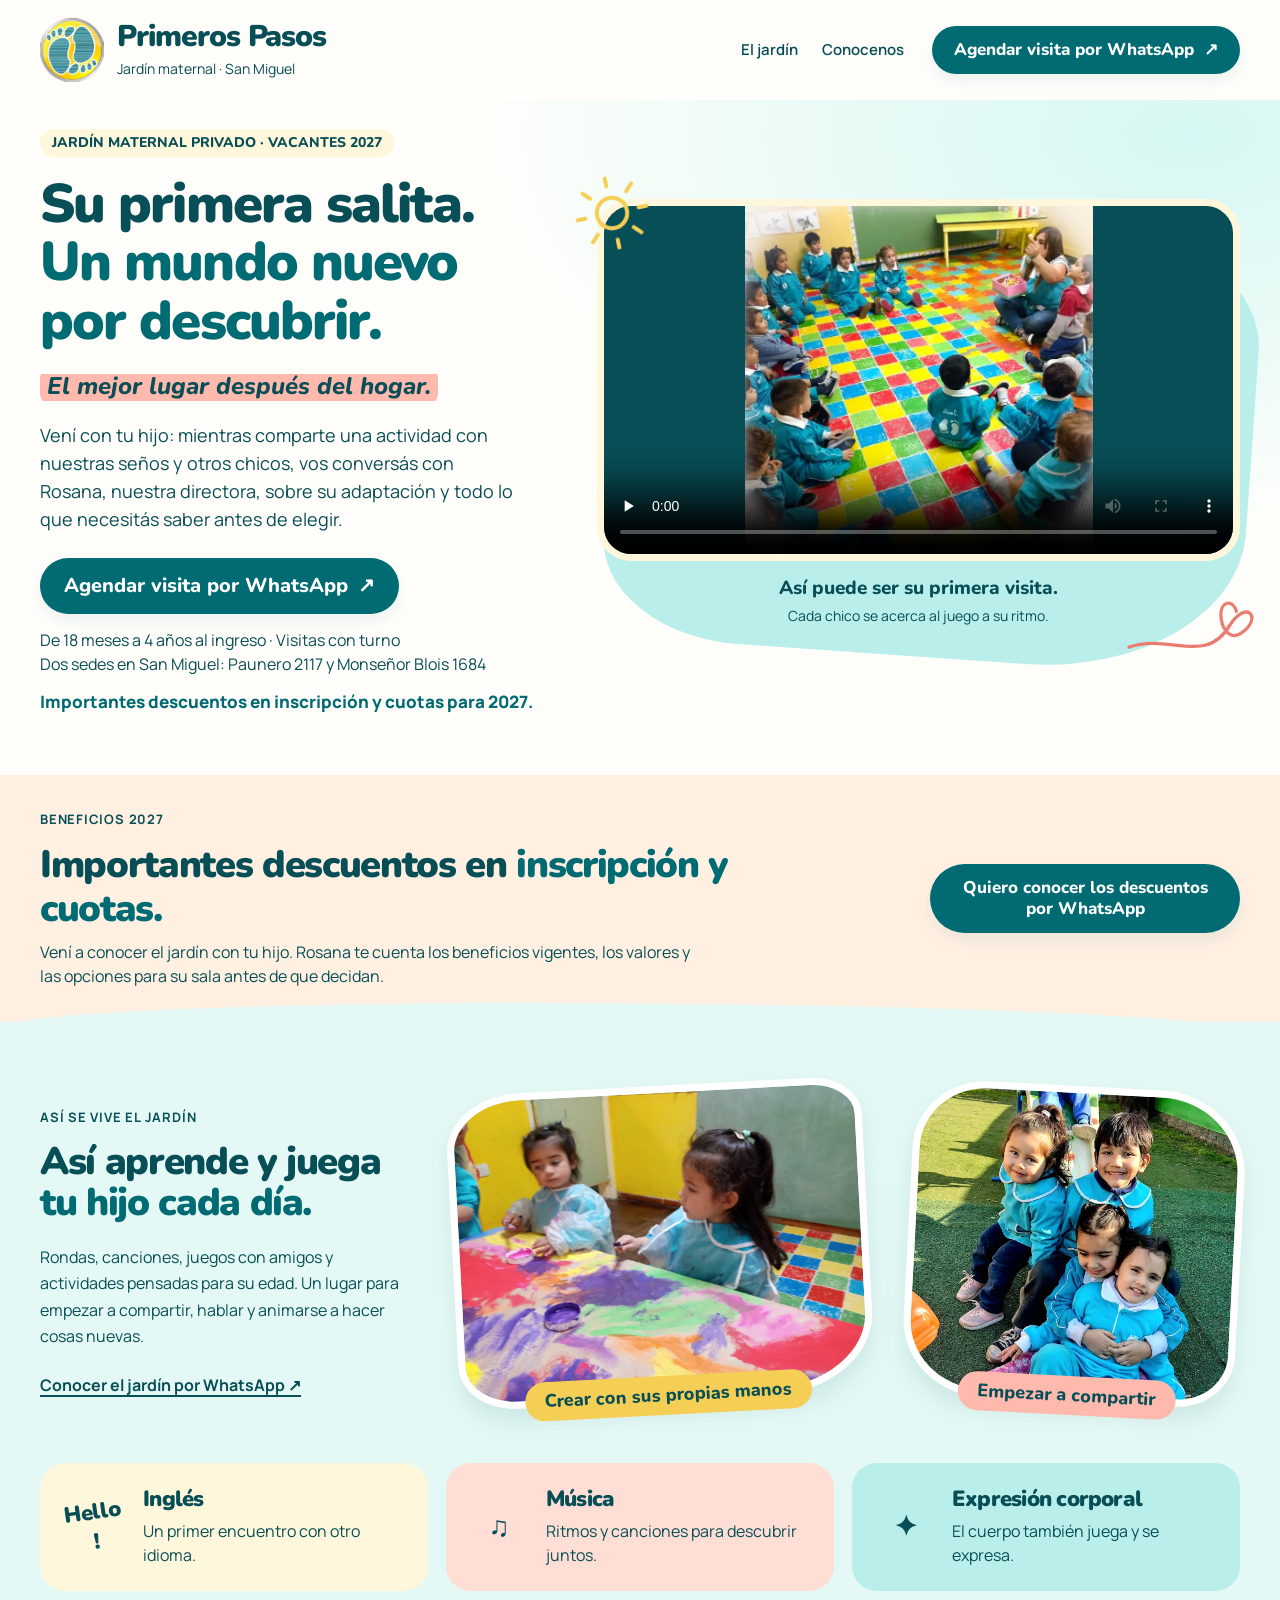
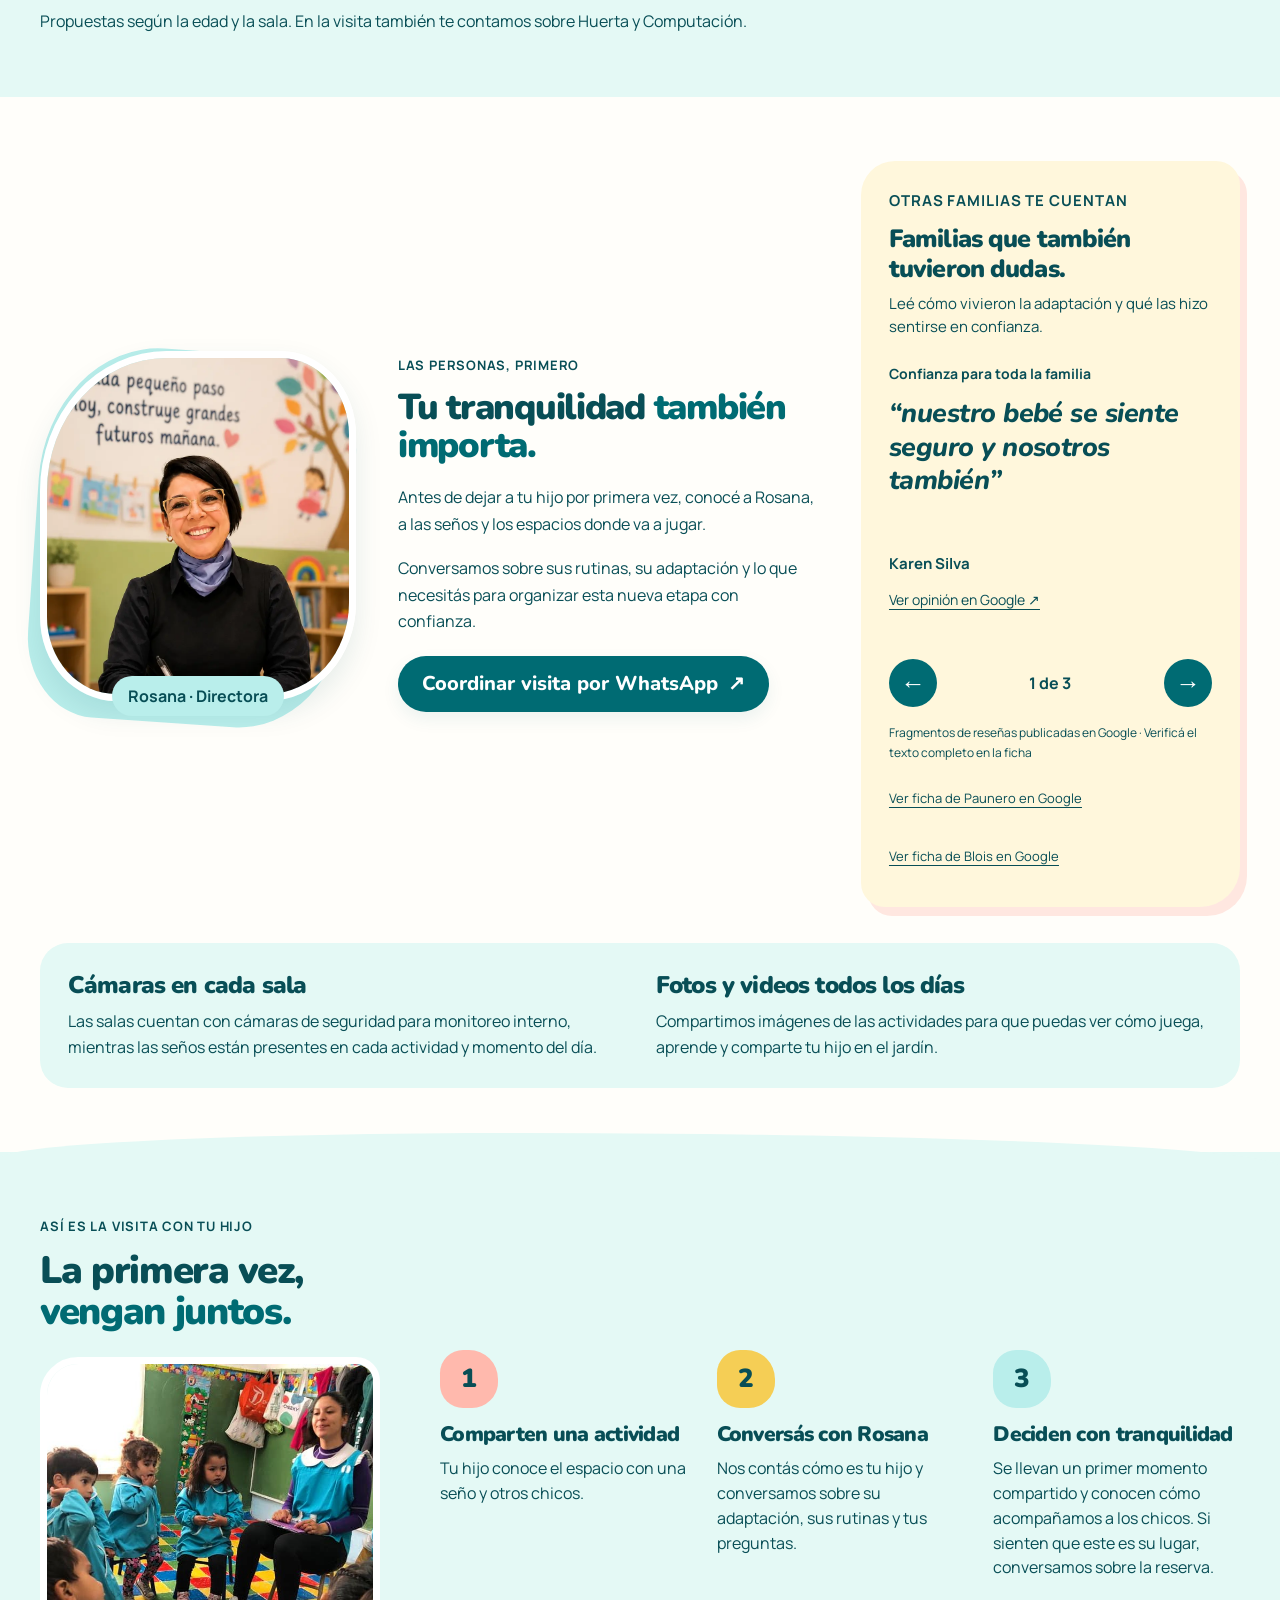
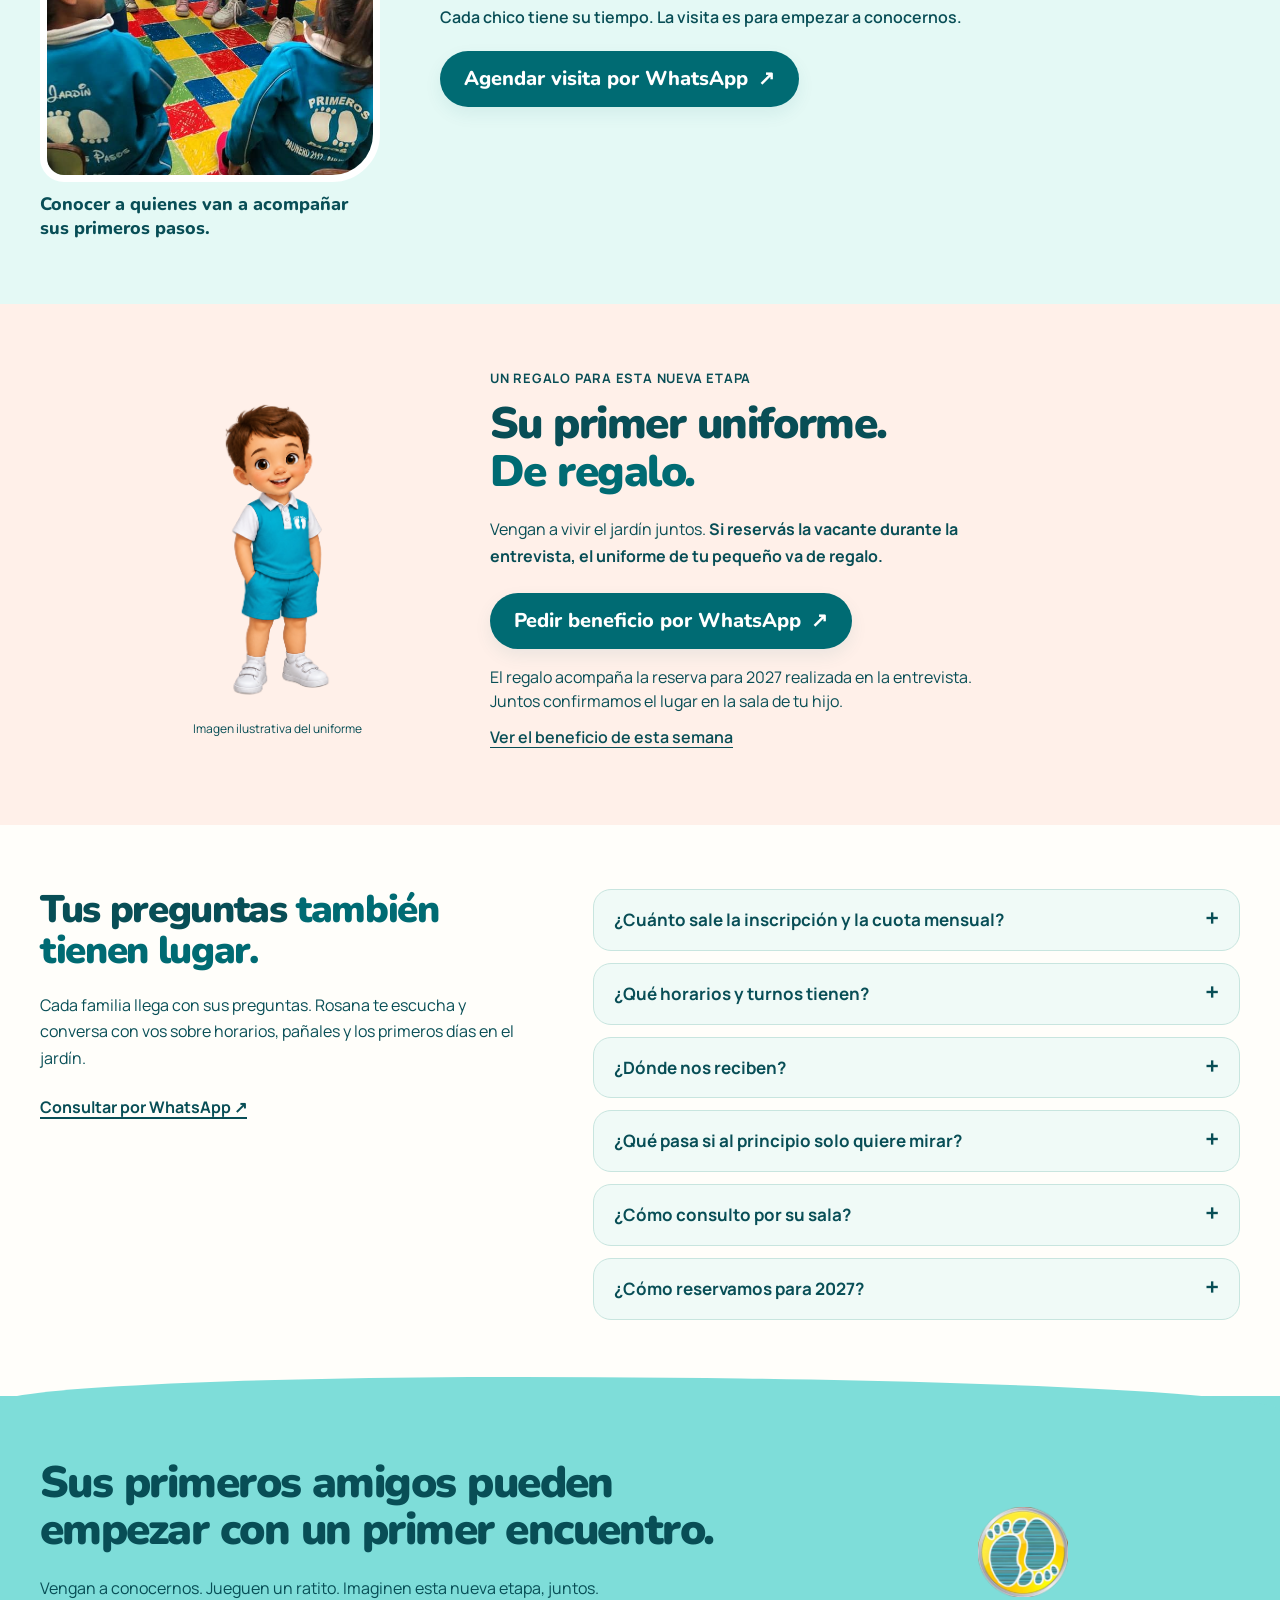
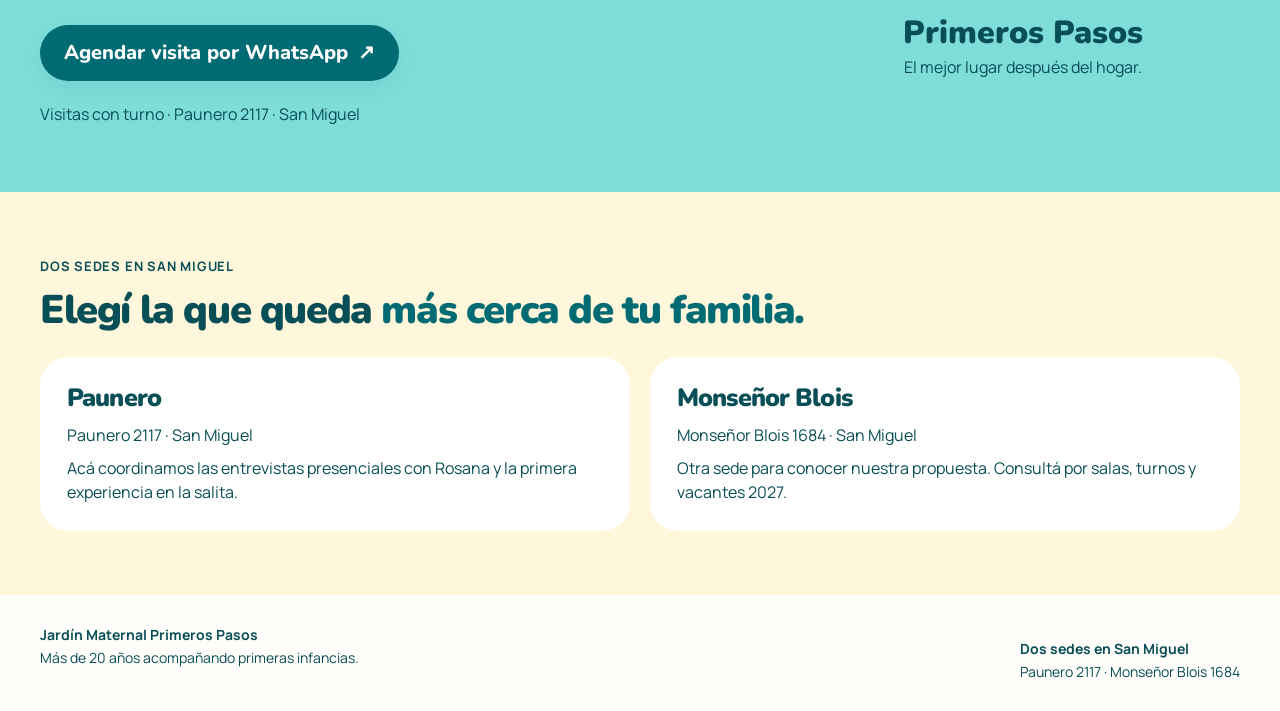
<file: visita/index.html>
<!doctype html>
<html lang="es-AR">
  <head>
    <meta charset="utf-8" />
    <meta name="viewport" content="width=device-width, initial-scale=1, viewport-fit=cover" />
    <meta name="theme-color" content="#073e47" />
    <meta name="description" content="Vení con tu hijo a vivir Primeros Pasos: una actividad con una seño, otros chicos y una charla con Rosana. Jardín maternal privado en San Miguel. Vacantes 2027." />
    <meta name="robots" content="index, follow" />
    <link rel="canonical" href="https://www.jardinprimerospasos.com/" />
    <meta property="og:type" content="website" />
    <meta property="og:locale" content="es_AR" />
    <meta property="og:title" content="Vení a vivir Primeros Pasos con tu hijo · Vacantes 2027" />
    <meta property="og:description" content="Antes de elegir su jardín, vení a vivirlo con tu hijo. Coordiná una visita con actividad y conocé a nuestro equipo en San Miguel." />
    <meta property="og:url" content="https://www.jardinprimerospasos.com/" />
    <meta property="og:image" content="https://www.jardinprimerospasos.com/images/hero-acompanamiento-primeros-pasos.jpg" />
    <meta name="twitter:card" content="summary_large_image" />

    <title>Primeros Pasos · Viví el jardín con tu hijo · Vacantes 2027</title>
    <link rel="icon" href="../images/favicon.ico" sizes="any" />
    <link rel="apple-touch-icon" href="../images/apple-touch-icon.png" />

    <!-- Preconnect & Preload -->
    <link rel="preconnect" href="https://fonts.googleapis.com" />
    <link rel="preconnect" href="https://fonts.gstatic.com" crossorigin />
    <link rel="preconnect" href="https://api.whatsapp.com" />
    <link rel="preconnect" href="https://www.googletagmanager.com" />
    <link rel="dns-prefetch" href="https://connect.facebook.net" />
    <link href="https://fonts.googleapis.com/css2?family=Nunito:wght@600;700;800;900&family=Manrope:wght@400;500;600;700&display=swap" rel="stylesheet" />
    <link rel="preload" as="image" href="../images/galeria-ronda-primeros-pasos.webp" type="image/webp" />

    <!-- Diseño V15 publicado -->
    <link rel="stylesheet" href="../css/v14-calidez.css" />
    <link rel="stylesheet" href="../css/v15-confianza.css" />
<link rel="stylesheet" href="../css/v16-experiencia.css" />

    <!--
      TRACKING — Consent Mode v2 (simplificado)
      Container ID: GTM-NZ5WHRZ · Jardín Primeros Pasos
      Consentimiento por defecto = 'granted' (público Argentina)
    -->
    <script>
      window.dataLayer = window.dataLayer || [];
      function gtag(){dataLayer.push(arguments);}
      gtag('consent', 'default', {
        'analytics_storage':  'granted',
        'ad_storage':         'granted',
        'ad_user_data':       'granted',
        'ad_personalization': 'granted'
      });
    </script>
    <!-- Google Tag Manager -->
    <script>(function(w,d,s,l,i){w[l]=w[l]||[];w[l].push({'gtm.start':
      new Date().getTime(),event:'gtm.js'});var f=d.getElementsByTagName(s)[0],
      j=d.createElement(s),dl=l!='dataLayer'?'&l='+l:'';j.async=true;j.src=
      'https://www.googletagmanager.com/gtm.js?id='+i+dl;f.parentNode.insertBefore(j,f);
      })(window,document,'script','dataLayer','GTM-NZ5WHRZ');</script>
    <!-- End Google Tag Manager -->

    <!--
      Meta Pixel — PageView en head.
      El clic a WhatsApp se registra como WhatsAppClick; Lead queda reservado
      para el primer mensaje real confirmado server-side.
    -->
    <script>
      !function(f,b,e,v,n,t,s){if(f.fbq)return;n=f.fbq=function(){n.callMethod?
      n.callMethod.apply(n,arguments):n.queue.push(arguments)};if(!f._fbq)f._fbq=n;
      n.push=n;n.loaded=!0;n.version='2.0';n.queue=[];t=b.createElement(e);t.async=!0;
      t.src='https://connect.facebook.net/en_US/fbevents.js';s=b.getElementsByTagName(e)[0];
      s.parentNode.insertBefore(t,s)}(window,document,'script');
      fbq('init','2817614701920348');
      fbq('track','PageView');
    </script>
    <!-- End Meta Pixel Code -->

    <!-- Schema.org — Sede Paunero 2117 -->
    <script type="application/ld+json">
      {
        "@context": "https://schema.org",
        "@type": "ChildCare",
        "name": "Jardín Maternal Primeros Pasos",
        "url": "https://www.jardinprimerospasos.com/",
        "description": "Jardín maternal en San Miguel que acompaña con cercanía y confianza los primeros años de cada niño. Recibimos niños de 18 meses a 4 años. Entrevistas en Paunero 2117.",
        "telephone": "+5491130011050",
        "typicalAgeRange": "1.5-4",
        "address": {
          "@type": "PostalAddress",
          "streetAddress": "Paunero 2117",
          "addressLocality": "San Miguel",
          "addressRegion": "Buenos Aires",
          "addressCountry": "AR"
        },
        "sameAs": [
          "https://www.instagram.com/jardinprimerospasos_sm/",
          "https://www.facebook.com/jprimerospasos/"
        ]
      }
    </script>
  </head>
  <body data-version="v15-confianza-uniforme-2027">

<a class="skip-link" href="#contenido">Ir al contenido</a>
<div class="progress" aria-hidden="true"><span></span></div>
<header class="header" id="inicio"><div class="wrap header__inner">
<a class="brand" href="#inicio" aria-label="Primeros Pasos, inicio"><img src="../assets/logo-circular-primeros-pasos.png" alt="" width="64" height="64"/><span><strong>Primeros Pasos</strong><small>Jardín maternal · San Miguel</small></span></a>
<nav aria-label="Navegación principal"><a href="#momentos">El jardín</a><a href="#entrevista">Conocenos</a></nav>
<a class="button button--small" data-whatsapp data-track="header" href="https://wa.me/5491130011050?text=Hola%2C%20quiero%20coordinar%20una%20visita%20con%20mi%20hijo%20para%20compartir%20una%20actividad%20y%20conocer%20Primeros%20Pasos.%20Buscamos%20jard%C3%ADn%20para%202027.">Agendar visita por WhatsApp<span aria-hidden="true"> ↗</span></a>
</div></header>
<main id="contenido">
<section class="hero" aria-labelledby="hero-title"><div class="wrap hero__grid">
<div class="hero__copy"><p class="eyebrow">Jardín maternal privado · Vacantes 2027</p>
<h1 id="hero-title">Su primera salita.<br/><em>Un mundo nuevo por descubrir.</em></h1>
<p class="slogan"><span>El mejor lugar después del hogar.</span></p>
<p class="hero__lead">Vení con tu hijo: mientras comparte una actividad con nuestras seños y otros chicos, vos conversás con Rosana, nuestra directora, sobre su adaptación y todo lo que necesitás saber antes de elegir.</p></div>
<figure class="hero__art photo-frame"><video id="entrevista-video" controls playsinline preload="none" poster="../images/galeria-ronda-primeros-pasos.webp" aria-label="Video de una actividad compartida en el jardín"><source src="../assets/entrevista-experiencia.mp4" type="video/mp4"/>Tu navegador no puede reproducir este video. <a href="../assets/entrevista-experiencia.mp4">Ver video de la actividad</a>.</video><figcaption class="video-caption">Así puede ser su primera visita.<br/><small>Cada chico se acerca al juego a su ritmo.</small></figcaption><svg class="sun doodle" viewBox="0 0 100 100" aria-hidden="true"><g fill="none" stroke="currentColor" stroke-width="5" stroke-linecap="round"><circle cx="50" cy="50" r="19"/><path d="M50 6v10m0 68v10M6 50h10m68 0h10M19 19l8 8m46 46 8 8M19 81l8-8m46-46 8-8"/></g></svg><svg class="heart doodle" viewBox="0 0 160 90" aria-hidden="true"><path d="M5 74c50-17 95 23 124-27 22-33 40-8 15 9-16 12-26-8-26-22 0-17 15-19 19-4" fill="none" stroke="currentColor" stroke-width="4" stroke-linecap="round"/></svg></figure>
<div class="hero__action"><a class="button" data-whatsapp data-track="hero" href="https://wa.me/5491130011050?text=Hola%2C%20quiero%20coordinar%20una%20visita%20con%20mi%20hijo%20para%20compartir%20una%20actividad%20y%20conocer%20Primeros%20Pasos.%20Buscamos%20jard%C3%ADn%20para%202027.">Agendar visita por WhatsApp<span aria-hidden="true"> ↗</span></a>
<p class="hero__facts">De 18 meses a 4 años al ingreso · Visitas con turno<br/>Dos sedes en San Miguel: Paunero 2117 y Monseñor Blois 1684</p><p class="hero__benefit">Importantes descuentos en inscripción y cuotas para 2027.</p></div>
</div></section>

<section class="offer-2027" aria-labelledby="offer-2027-title"><div class="wrap offer-2027__inner"><div><p class="kicker">Beneficios 2027</p><h2 id="offer-2027-title">Importantes descuentos en <em>inscripción y cuotas.</em></h2><p>Vení a conocer el jardín con tu hijo. Rosana te cuenta los beneficios vigentes, los valores y las opciones para su sala antes de que decidan.</p></div><a class="button offer-2027__cta" data-whatsapp data-track="descuentos_2027" href="https://wa.me/5491130011050?text=Hola%2C%20quiero%20coordinar%20una%20visita%20para%202027%20y%20conocer%20los%20descuentos%20en%20inscripci%C3%B3n%20y%20cuotas.">Quiero conocer los descuentos por WhatsApp</a></div></section>

<section class="moments section wave" id="momentos" aria-labelledby="moments-title"><div class="wrap moments__grid">
<div class="moments__copy"><p class="kicker">Así se vive el jardín</p><h2 id="moments-title">Así aprende y juega<br/><em>tu hijo cada día.</em></h2><p>Rondas, canciones, juegos con amigos y actividades pensadas para su edad. Un lugar para empezar a compartir, hablar y animarse a hacer cosas nuevas.</p><a class="text-cta" data-whatsapp data-track="oferta_empezar_ahora" href="https://wa.me/5491130011050?text=Hola%2C%20quiero%20coordinar%20una%20visita%20con%20mi%20hijo%20para%20compartir%20una%20actividad%20y%20conocer%20Primeros%20Pasos.%20Buscamos%20jard%C3%ADn%20para%202027.">Conocer el jardín por WhatsApp<span aria-hidden="true"> ↗</span></a></div>
<figure class="moment moment--round"><img src="../images/web3-candidates/WhatsApp%20Image%202021-11-24%20at%209.09.08%20PM%20(3).jpeg" loading="lazy" alt="Fotografía de dos niñas pintando en una mesa del jardín"/><figcaption>Crear con sus propias manos</figcaption></figure>
<figure class="moment moment--patio"><img src="../images/galeria-patio-primeros-pasos.webp" loading="lazy" alt="Fotografía de chicos compartiendo un momento en el patio"/><figcaption>Empezar a compartir</figcaption></figure>
</div><div class="wrap activities" aria-label="Propuestas del jardín">
<article class="activity activity--english"><span aria-hidden="true">Hello!</span><div><h3>Inglés</h3><p>Un primer encuentro con otro idioma.</p></div></article>
<article class="activity activity--music"><span aria-hidden="true">♫</span><div><h3>Música</h3><p>Ritmos y canciones para descubrir juntos.</p></div></article>
<article class="activity activity--movement"><span aria-hidden="true">✦</span><div><h3>Expresión corporal</h3><p>El cuerpo también juega y se expresa.</p></div></article>
<p class="activities__note">Propuestas según la edad y la sala. En la visita también te contamos sobre Huerta y Computación.</p>
</div></section>

<section class="people section" id="entrevista" aria-labelledby="people-title"><div class="wrap people__grid">
<figure class="portrait photo-frame"><img src="../images/rosana-primeros-pasos.webp" width="900" height="1350" loading="lazy" alt="Rosana, directora de Primeros Pasos"/><figcaption>Rosana · Directora</figcaption></figure>
<div class="people__copy"><p class="kicker">Las personas, primero</p><h2 id="people-title">Tu tranquilidad <em>también importa.</em></h2><p>Antes de dejar a tu hijo por primera vez, conocé a Rosana, a las seños y los espacios donde va a jugar.</p><p>Conversamos sobre sus rutinas, su adaptación y lo que necesitás para organizar esta nueva etapa con confianza.</p><a class="button" data-whatsapp data-track="entrevista" href="https://wa.me/5491130011050?text=Hola%2C%20quiero%20coordinar%20una%20visita%20con%20mi%20hijo%20para%20compartir%20una%20actividad%20y%20conocer%20Primeros%20Pasos.%20Buscamos%20jard%C3%ADn%20para%202027.">Coordinar visita por WhatsApp<span aria-hidden="true"> ↗</span></a></div>
<aside class="family-note review-carousel" id="familias" aria-label="Experiencias de familias" aria-roledescription="carrusel" tabindex="0"><p class="kicker">Otras familias te cuentan</p><h3>Familias que también tuvieron dudas.</h3><p class="review-intro">Leé cómo vivieron la adaptación y qué las hizo sentirse en confianza.</p><div class="review-slides"><article class="review-slide" aria-label="1 de 3"><p class="review-theme">Confianza para toda la familia</p><blockquote>“nuestro bebé se siente seguro y nosotros también”</blockquote><p><strong>Karen Silva</strong></p><a href="https://www.google.com/maps/contrib/109087066113329341975/reviews?hl=es-419" target="_blank" rel="noopener noreferrer">Ver opinión en Google ↗</a></article><article class="review-slide" aria-label="2 de 3"><p class="review-theme">Paciencia y contención</p><blockquote>“siempre nos acompañaron con paciencia y contención”</blockquote><p><strong>Lara Sánchez</strong></p><a href="https://www.google.com/maps/reviews/data=!4m5!14m4!1m3!1m2!1s103976602092960316131!2s0x95bcbd6ba66e868f:0x7316e223228a6453?ved=1t:31295&amp;ictx=111" target="_blank" rel="noopener noreferrer">Ver opinión en Google ↗</a></article><article class="review-slide" aria-label="3 de 3"><p class="review-theme">Acompañar la adaptación</p><blockquote>“la adaptación respetuosa, vínculo afectivo”</blockquote><p><strong>Denise Ayelen Cirulli</strong></p><a href="https://www.google.com/maps/contrib/114768681983388831486/reviews?hl=es-419" target="_blank" rel="noopener noreferrer">Ver opinión en Google ↗</a></article></div><div class="review-controls" hidden><button type="button" data-review-prev aria-label="Reseña anterior">←</button><span data-review-status aria-live="polite" aria-atomic="true">1 de 3</span><button type="button" data-review-next aria-label="Reseña siguiente">→</button></div><p class="review-date">Fragmentos de reseñas publicadas en Google · Verificá el texto completo en la ficha</p><p class="review-links"><a href="https://www.google.com/maps/search/?api=1&amp;query=Jardin+Maternal+Primeros+Pasos+Paunero+2117+San+Miguel" target="_blank" rel="noopener noreferrer">Ver ficha de Paunero en Google</a><a href="https://www.google.com/maps/search/?api=1&amp;query=Jardin+Maternal+Primeros+Pasos+Monse%C3%B1or+Blois+1684+San+Miguel" target="_blank" rel="noopener noreferrer">Ver ficha de Blois en Google</a></p></aside>
</div>
<div class="wrap care-band" aria-label="Cuidado y comunicación con las familias">
<div><h3>Cámaras en cada sala</h3><p>Las salas cuentan con cámaras de seguridad para monitoreo interno, mientras las seños están presentes en cada actividad y momento del día.</p></div>
<div><h3>Fotos y videos todos los días</h3><p>Compartimos imágenes de las actividades para que puedas ver cómo juega, aprende y comparte tu hijo en el jardín.</p></div>
</div>
</section>

<section class="visit section wave" id="como-funciona" aria-labelledby="visit-title"><div class="wrap visit__grid">
<div class="visit__intro"><p class="kicker">Así es la visita con tu hijo</p><h2 id="visit-title">La primera vez,<br/><em>vengan juntos.</em></h2><svg class="heart doodle" viewBox="0 0 160 90" aria-hidden="true"><path d="M5 74c50-17 95 23 124-27 22-33 40-8 15 9-16 12-26-8-26-22 0-17 15-19 19-4" fill="none" stroke="currentColor" stroke-width="4" stroke-linecap="round"/></svg><figure class="visit-photo"><img src="../images/web3-candidates/IMG_20231023_222550_568.jpg" loading="lazy" alt="Fotografía de una seño compartiendo una ronda con chicos en la salita"/><figcaption>Conocer a quienes van a acompañar sus primeros pasos.</figcaption></figure></div>
<div class="visit__content"><ol class="steps">
<li><span class="step-icon" aria-hidden="true">1</span><h3>Comparten una actividad</h3><p>Tu hijo conoce el espacio con una seño y otros chicos.</p></li>
<li><span class="step-icon" aria-hidden="true">2</span><h3>Conversás con Rosana</h3><p>Nos contás cómo es tu hijo y conversamos sobre su adaptación, sus rutinas y tus preguntas.</p></li>
<li><span class="step-icon" aria-hidden="true">3</span><h3>Deciden con tranquilidad</h3><p>Se llevan un primer momento compartido y conocen cómo acompañamos a los chicos. Si sienten que este es su lugar, conversamos sobre la reserva.</p></li>
</ol><p class="visit__reassurance">Cada chico tiene su tiempo. La visita es para empezar a conocernos.</p>
<a class="button" data-whatsapp data-track="como_funciona" href="https://wa.me/5491130011050?text=Hola%2C%20quiero%20coordinar%20una%20visita%20con%20mi%20hijo%20para%20compartir%20una%20actividad%20y%20conocer%20Primeros%20Pasos.%20Buscamos%20jard%C3%ADn%20para%202027.">Agendar visita por WhatsApp<span aria-hidden="true"> ↗</span></a></div></div></section>

<section class="uniform section" id="uniforme" aria-labelledby="uniform-title"><div class="wrap uniform__grid">
<figure class="uniform__art"><img src="../images/Ni%C3%B1o%20sonriente%20con%20uniforme%20turquesa.png" width="1126" height="1397" loading="lazy" alt="Ilustración de un niño con el uniforme turquesa de Primeros Pasos"/><figcaption>Imagen ilustrativa del uniforme</figcaption></figure>
<div><p class="kicker">Un regalo para esta nueva etapa</p><h2 id="uniform-title">Su primer uniforme.<br/><em>De regalo.</em></h2><p>Vengan a vivir el jardín juntos. <strong>Si reservás la vacante durante la entrevista, el uniforme de tu pequeño va de regalo.</strong></p>
<a class="button" data-whatsapp data-track="uniforme_inline" href="https://wa.me/5491130011050?text=Hola%2C%20quiero%20coordinar%20una%20visita%20con%20mi%20hijo%20para%20conocer%20Primeros%20Pasos%20y%20aprovechar%20el%20uniforme%20de%20regalo%20si%20reservamos%20durante%20la%20entrevista%20para%202027.">Pedir beneficio por WhatsApp <span aria-hidden="true">↗</span></a>
<p class="uniform__terms">El regalo acompaña la reserva para 2027 realizada en la entrevista. Juntos confirmamos el lugar en la sala de tu hijo.</p>
<button class="promo-details" type="button" data-open-uniform hidden>Ver el beneficio de esta semana</button></div></div></section>

<section class="questions section" id="preguntas" aria-labelledby="questions-title"><div class="wrap questions__grid">
<div><h2 id="questions-title">Tus preguntas <em>también tienen lugar.</em></h2><p>Cada familia llega con sus preguntas. Rosana te escucha y conversa con vos sobre horarios, pañales y los primeros días en el jardín.</p><a class="text-cta" data-whatsapp data-track="promo_empezar_ahora" href="https://wa.me/5491130011050?text=Hola%2C%20quiero%20coordinar%20una%20visita%20con%20mi%20hijo%20para%20compartir%20una%20actividad%20y%20conocer%20Primeros%20Pasos.%20Buscamos%20jard%C3%ADn%20para%202027.">Consultar por WhatsApp<span aria-hidden="true"> ↗</span></a></div>
<div class="faq-list">
  <details><summary>¿Cuánto sale la inscripción y la cuota mensual?</summary><p>Para 2027 tenemos importantes descuentos en inscripción y cuotas. Durante la entrevista presencial Rosana te explica los valores, los beneficios vigentes y las condiciones de reserva según la sala de tu hijo.</p></details>
  <details><summary>¿Qué horarios y turnos tienen?</summary><p>Tenemos turnos de mañana y de tarde. Durante la visita te contamos los horarios disponibles para la edad de tu hijo en cada sede y cómo organizamos su adaptación.</p></details>
<details><summary>¿Dónde nos reciben?</summary><p>Las visitas se coordinan en Paunero 2117, San Miguel. Si buscás vacante en Monseñor Blois 1684, consultá también las características y disponibilidad de esa sede.</p></details>
<details><summary>¿Qué pasa si al principio solo quiere mirar?</summary><p>Mirar también es una manera de descubrir. Puede quedarse cerquita tuyo y acercarse al juego a su ritmo: este encuentro es para empezar a conocernos.</p></details>
<details><summary>¿Cómo consulto por su sala?</summary><p>Escribinos para coordinar una visita y conversar sobre su edad al ingreso, horarios y disponibilidad. Recibimos chicos de 18 meses a 4 años al ingreso.</p></details>
<details><summary>¿Cómo reservamos para 2027?</summary><p>Primero conocen el jardín. Si eligen la propuesta y hay lugar en su sala, el equipo les explica las condiciones de reserva. Si necesitás comenzar antes, consultá disponibilidad.</p></details>
</div></div></section>

<section class="closing section wave" id="cierre" aria-labelledby="closing-title"><div class="wrap closing__grid"><div>
<h2 id="closing-title">Sus primeros amigos pueden empezar <em>con un primer encuentro.</em></h2>
<p>Vengan a conocernos. Jueguen un ratito. Imaginen esta nueva etapa, juntos.</p>
<a class="button" data-whatsapp data-track="cierre" href="https://wa.me/5491130011050?text=Hola%2C%20quiero%20coordinar%20una%20visita%20con%20mi%20hijo%20para%20compartir%20una%20actividad%20y%20conocer%20Primeros%20Pasos.%20Buscamos%20jard%C3%ADn%20para%202027.">Agendar visita por WhatsApp<span aria-hidden="true"> ↗</span></a>
<p class="closing__address">Visitas con turno · Paunero 2117 · San Miguel</p></div>
<div class="closing__brand"><img src="../assets/logo-circular-primeros-pasos.png" width="90" height="90" alt=""/><p>Primeros Pasos</p><span>El mejor lugar después del hogar.</span></div></div></section>
</main>
<section class="sedes section" id="sedes" aria-labelledby="sedes-title"><div class="wrap"><p class="kicker">Dos sedes en San Miguel</p><h2 id="sedes-title">Elegí la que queda <em>más cerca de tu familia.</em></h2><div class="sedes__grid"><article class="sede-card"><h3>Paunero</h3><p>Paunero 2117 · San Miguel</p><p>Acá coordinamos las entrevistas presenciales con Rosana y la primera experiencia en la salita.</p></article><article class="sede-card"><h3>Monseñor Blois</h3><p>Monseñor Blois 1684 · San Miguel</p><p>Otra sede para conocer nuestra propuesta. Consultá por salas, turnos y vacantes 2027.</p></article></div></div></section>
<footer class="footer"><div class="wrap footer__inner"><p><strong>Jardín Maternal Primeros Pasos</strong><br/>Más de 20 años acompañando primeras infancias.</p><p><strong>Dos sedes en San Miguel</strong><br/>Paunero 2117 · Monseñor Blois 1684</p></div></footer>
<a class="mobile-cta" data-whatsapp data-track="sticky_mobile" href="https://wa.me/5491130011050?text=Hola%2C%20quiero%20coordinar%20una%20visita%20con%20mi%20hijo%20para%20compartir%20una%20actividad%20y%20conocer%20Primeros%20Pasos.%20Buscamos%20jard%C3%ADn%20para%202027.">Agendar visita por WhatsApp<span aria-hidden="true"> ↗</span></a>
<dialog class="uniform-dialog" id="uniform-dialog" aria-labelledby="promo-title" aria-describedby="promo-condition">
<button class="promo-close" type="button" aria-label="Cerrar promoción" autofocus>×</button>
<div class="promo-grid"><figure class="promo-art"><img src="../images/Ni%C3%B1o%20sonriente%20con%20uniforme%20turquesa.png" width="1126" height="1397" loading="lazy" alt="Ilustración del uniforme turquesa de Primeros Pasos"/><figcaption>Imagen ilustrativa</figcaption></figure>
<div class="promo-copy"><p class="kicker">Un comienzo para compartir</p><h2 id="promo-title">La visita es con vos.<br/><em>El uniforme va de regalo.</em></h2>
<p id="promo-condition"><strong>Si reservás la vacante durante la entrevista</strong>, te llevás el uniforme de tu pequeño de regalo.</p>
<p class="promo-deadline" data-week-deadline>Beneficio disponible hasta el jueves.</p>
<p class="promo-countdown" data-week-countdown aria-label="Tiempo restante para aprovechar el beneficio"></p>
<a class="button" data-whatsapp data-track="uniforme_popup" href="https://wa.me/5491130011050?text=Hola%2C%20quiero%20coordinar%20una%20visita%20con%20mi%20hijo%20para%20conocer%20Primeros%20Pasos%20y%20aprovechar%20el%20uniforme%20de%20regalo%20si%20reservamos%20durante%20la%20entrevista%20para%202027.">Coordinar visita por WhatsApp <span aria-hidden="true">↗</span></a>
<p class="promo-fine">Para reservar en la entrevista, primero confirmamos el lugar en su sala para 2027.</p>
<button class="promo-later" type="button">Seguir conociendo el jardín</button></div></div></dialog>
<script src="../js/tracking.js" defer></script>
<script src="../js/v13-visita.js" defer></script>
<script src="../js/v15-uniforme.js" defer></script>
<script src="../js/v16-experiencia.js" defer></script>
</body></html>
</file>
<file: css/v14-calidez.css>
/* V14: dirección cálida aprobada 03/11/2026. Solo vista previa. */
:root {
  --ink:#084e56; --teal:#006b73; --aqua:#b9eeeb; --mint:#e4f9f5;
  --cream:#fff7dc; --coral:#ffb9ad; --sun:#f5ce55; --paper:#fffefa;
  --body:"Manrope",Arial,sans-serif; --display:"Nunito",Arial,sans-serif;
}
*{box-sizing:border-box}
html{scroll-behavior:smooth;scroll-padding-top:24px}
body{margin:0;background:var(--paper);color:var(--ink);font:16px/1.65 var(--body);overflow-wrap:break-word}
h1,h2,h3,p,figure,blockquote{margin:0}
h1,h2,h3,.brand strong,.button,.mobile-cta{font-family:var(--display)}
h1,h2,h3{font-weight:900;letter-spacing:-.035em;line-height:1.08}
h1{font-size:clamp(42px,4.25vw,62px)}h2{font-size:clamp(32px,3vw,44px)}h3{font-size:21px;line-height:1.18}
em{font-style:normal;color:var(--teal)}
p+p{margin-top:14px}img{display:block;max-width:100%;height:auto}
a{color:inherit;text-underline-offset:4px}a:focus-visible,summary:focus-visible{outline:3px solid var(--ink);outline-offset:5px}
a,summary{-webkit-tap-highlight-color:transparent}
.wrap{width:min(1280px,calc(100% - 80px));margin-inline:auto}
.section{padding-block:64px}.kicker{font-weight:700;font-size:13px;letter-spacing:.06em;text-transform:uppercase;margin-bottom:12px}
.preview-note{background:var(--mint);text-align:center;padding:4px 16px;font-size:12px}
.skip-link{position:fixed;z-index:40;top:4px;left:12px;background:white;padding:14px;transform:translateY(-150%)}
.skip-link:focus{transform:none}.progress{position:fixed;inset:0 0 auto;height:3px;z-index:50;pointer-events:none}
.progress span{display:block;width:0;height:100%;background:var(--teal)}
.header__inner{display:flex;align-items:center;gap:28px;min-height:100px}
.brand{display:flex;align-items:center;gap:13px;text-decoration:none;flex-shrink:0}
.brand strong{display:block;font-size:30px;font-weight:900;line-height:1.1;letter-spacing:-.035em}
.brand small{font-size:14px;display:block;margin-top:4px}.header nav{display:flex;gap:24px;margin-left:auto}
.header nav a{text-decoration:none;font-size:15px;font-weight:600}
.button,.mobile-cta{display:inline-flex;align-items:center;justify-content:center;gap:10px;background:var(--teal);color:white;min-height:56px;padding:14px 24px;border-radius:99px;text-decoration:none;font-size:20px;font-weight:800;line-height:1.2;text-align:center;box-shadow:0 7px 17px #006b7314;transition:transform .18s ease,box-shadow .18s ease}
.button:hover,.mobile-cta:hover{transform:translateY(-2px);box-shadow:0 9px 23px #006b7326}
.button--small{font-size:17px;padding:12px 22px;min-height:48px}
.text-cta{display:inline-block;font-weight:700;min-height:48px;align-content:center;margin-top:12px;text-decoration-thickness:2px}
.hero{padding:28px 0 62px;background:radial-gradient(ellipse at 93% 5%,#d6f7f3 0,transparent 45%)}
.hero__grid{display:grid;grid-template-columns:.88fr 1.12fr;grid-template-areas:"copy art" "action art";column-gap:52px;align-items:center}
.hero__copy{grid-area:copy;align-self:end}.hero__action{grid-area:action;align-self:start;margin-top:24px}
.eyebrow{display:inline-block;background:var(--cream);padding:4px 12px;border-radius:99px;font:800 14px/1.4 var(--display);text-transform:uppercase;margin-bottom:18px}
.slogan{font:800 24px/1.3 var(--display);font-style:italic;margin-top:20px}
.slogan span{background:linear-gradient(transparent 18%,var(--coral) 18%,var(--coral) 92%,transparent 92%);box-decoration-break:clone;-webkit-box-decoration-break:clone;padding:2px 7px;border-radius:10px}
.hero__lead{font-size:18px;line-height:1.55;margin-top:20px;max-width:43ch}
.hero__facts{font-size:16px;line-height:1.5;margin-top:14px}
.photo-frame{position:relative;isolation:isolate}
.photo-frame:before{content:"";position:absolute;inset:15px -12px -15px 15px;background:var(--aqua);z-index:-1;border-radius:37% 26% 33% 22%;transform:rotate(4deg)}
.hero__art{grid-area:art;align-self:center}
.hero__art>img{width:100%;height:550px;object-fit:cover;object-position:center top;border:8px solid var(--cream);border-radius:24% 12% 31% 22%;box-shadow:0 16px 32px #084e561a}
.photo-tag{position:absolute;bottom:14px;left:28px;max-width:calc(100% - 56px);background:var(--cream);padding:9px 17px;border-radius:99px;font:800 18px/1.25 var(--display);transform:rotate(-3deg)}
.doodle{pointer-events:none;position:absolute}.sun{width:80px;height:80px;color:var(--sun);left:-25px;top:-26px;transform:rotate(-12deg)}
.heart{width:130px;color:#e97d70;right:-15px;bottom:-28px}
.wave{position:relative;isolation:isolate}
.wave:before{content:"";position:absolute;inset:-19px 0 auto;height:40px;background:inherit;border-radius:48% 70% 0 0/75% 100% 0 0;z-index:-1}
.moments{background:var(--mint)}
.moments__grid{display:grid;grid-template-columns:.9fr 1fr .8fr;gap:38px;align-items:center}
.moments__copy>p:not(.kicker){margin-top:20px;max-width:40ch}
.moment{position:relative;padding-bottom:15px}
.moment img{width:100%;height:315px;object-fit:cover;border:7px solid white;border-radius:28% 15% 25% 14%;box-shadow:0 13px 24px #084e561a}
.moment--round{transform:rotate(-3deg)}.moment--round img{object-position:center top;border-radius:18% 12% 25% 14%}.moment--patio{transform:rotate(3deg)}
.moment--patio img{object-position:center 25%;border-radius:22% 26% 17% 24%}
.moment figcaption{position:relative;width:fit-content;max-width:90%;margin:-25px auto 0;background:var(--sun);border-radius:99px;padding:8px 20px;font:800 18px/1.3 var(--display)}
.moment--patio figcaption{background:var(--coral)}
.moments__more{margin-top:30px}summary{cursor:pointer;min-height:48px;align-content:center;font-weight:700}
.moments__more p{margin-top:10px;max-width:85ch}
.people__grid{display:grid;grid-template-columns:.75fr 1fr .9fr;gap:42px;align-items:center}
.portrait img{height:350px;width:100%;object-fit:cover;object-position:center 27%;border:7px solid white;border-radius:40% 24% 28% 24%;box-shadow:0 12px 28px #084e561a}
.portrait:before{background:var(--aqua);inset:0 6px -8px -5px}
.portrait figcaption{position:relative;width:fit-content;margin:-25px auto 0;background:var(--aqua);padding:7px 16px;border-radius:99px;font-weight:700}
.people__copy h2{font-size:36px}.people__copy>p:not(.kicker){margin-top:18px}.people__copy .button{margin-top:22px}
.family-note{background:var(--cream);border-radius:22% 16% 26% 14%;padding:25px 28px;position:relative;box-shadow:7px 9px 0 #ffb9ad55}
.quote-mark{display:block;font:900 70px/.7 var(--display);color:#c75647}
.family-note blockquote{font:800 italic 29px/1.24 var(--display);margin:8px 0 20px;letter-spacing:-.02em}
.family-note p{font-size:15px}.family-note a{display:inline-block;font-size:14px;min-height:44px;align-content:center}.family-note .review-date{font-size:12px;margin-top:0}
.extra-reviews{margin-top:35px}.extra-reviews__grid{display:grid;grid-template-columns:1fr 1fr;gap:25px;padding-top:16px}
.extra-reviews blockquote{background:var(--mint);padding:22px;border-radius:24px;font-size:18px}
.extra-reviews cite{font-style:normal;display:block;font-size:14px;margin-top:12px}
.visit{background:var(--mint)}.visit__grid{display:grid;grid-template-columns:.85fr 2fr;gap:60px}
.visit__intro{position:relative}.visit__intro .heart{position:relative;bottom:auto;right:auto;width:150px;margin-top:5px}
.steps{list-style:none;padding:0;margin:0;display:grid;grid-template-columns:repeat(3,1fr);gap:30px}
.step-icon{display:grid;place-items:center;width:58px;height:58px;border-radius:40% 50% 45% 40%;background:var(--coral);font:900 26px var(--display);margin-bottom:14px}
.steps li:nth-child(2) .step-icon{background:var(--sun)}.steps li:nth-child(3) .step-icon{background:var(--aqua)}
.steps p{margin-top:10px;font-size:16px;line-height:1.55}.visit__reassurance{margin:24px 0 20px;font-weight:600}
.questions__grid{display:grid;grid-template-columns:.85fr 1.15fr;gap:75px}.questions h2+p{margin-top:20px}
.faq-list details{background:#f0faf7;border:1px solid #c8e5df;border-radius:18px;margin-bottom:12px;padding-inline:20px}
.faq-list summary{position:relative;list-style:none;padding:18px 28px 18px 0;font-size:17px;line-height:1.4}
.faq-list summary::-webkit-details-marker{display:none}
.faq-list summary:after{content:"+";position:absolute;right:0;top:15px;font-size:25px;line-height:1}
.faq-list details[open] summary:after{content:"−"}.faq-list details p{padding-bottom:20px}
.closing{background:#7eddd9}.closing__grid{display:grid;grid-template-columns:1.6fr 1fr;gap:70px;align-items:center}
.closing h2{font-size:44px;max-width:28ch}.closing h2 em{color:var(--ink)}
.closing p{margin-top:20px;max-width:60ch}.closing .button{margin-top:24px}
.closing__address{font-size:16px}.closing__brand{text-align:center}
.closing__brand img{margin:auto}.closing__brand p{font:900 32px var(--display);margin:14px 0 0}.closing__brand span{font-size:16px}
.footer{padding:28px 0}.footer__inner{display:flex;justify-content:space-between;gap:30px;font-size:14px}
.mobile-cta{display:none}
@media(max-width:1100px){
  .header nav{display:none}.header__inner>.button{margin-left:auto}
  .hero__grid{gap:24px}.hero__art>img{height:480px}.hero__action .button{font-size:18px}
  .moments__grid{gap:24px;grid-template-columns:1fr 1fr}.moments__copy{grid-column:1/-1;max-width:650px}
  .people__grid{grid-template-columns:.8fr 1.2fr;gap:32px}.family-note{grid-column:1/-1;max-width:640px;margin:16px auto 0}
  .visit__grid{grid-template-columns:1fr;gap:28px}.visit__intro .heart{display:none}
  .questions__grid{gap:36px}.closing__grid{gap:35px}
}
@media(max-width:767px){
  body{padding-bottom:88px}.wrap{width:calc(100% - 40px)}.section{padding-block:43px}
  .preview-note{font-size:11px;padding-block:3px}.header__inner{min-height:68px;gap:10px}
  .brand{gap:10px}.brand img{width:44px;height:44px}.brand strong{font-size:24px}.brand small{font-size:12px;margin-top:0}
  .header__inner>.button{display:none}
  .hero{padding:14px 0 38px}.hero__grid{grid-template-columns:1fr;grid-template-areas:"copy" "action" "art";gap:16px}
  .eyebrow{font-size:11px;padding:4px 8px;margin-bottom:10px}
  h1{font-size:35px;line-height:1.06;letter-spacing:-.035em}h2{font-size:32px}
  .slogan{font-size:18px;line-height:1.35;margin-top:12px}
  .hero__lead{font-size:16px;line-height:1.5;margin-top:12px}
  .hero__art{margin:0 2px}.hero__art>img{height:240px;object-position:center top;border-width:5px;border-radius:18% 10% 24% 16%}
  .hero__art:before{inset:8px -7px -8px 8px}.photo-tag{left:15px;bottom:9px;font-size:14px;padding:6px 12px;max-width:calc(100% - 30px)}
  .sun{width:43px;height:43px;left:-12px;top:-13px}.hero__art .heart{width:75px;bottom:-13px;right:-9px}
  .hero__action{margin-top:4px}.button{font-size:18px;min-height:54px;padding:13px 18px}
  .hero__action .button{width:100%;font-size:18px}.hero__facts{font-size:16px;margin-top:10px;line-height:1.5}
  .moments__grid{gap:22px 16px}.moments__copy{max-width:none}.moments__copy>p:not(.kicker){margin-top:14px}
  .moment img{height:auto;aspect-ratio:1/1;object-fit:cover;border-width:5px}.moment figcaption{font-size:15px;padding:7px 10px;text-align:center;max-width:100%;line-height:1.2}
  .moment--patio img{object-position:center 25%}.moments__more{margin-top:18px}
  .people__grid{grid-template-columns:1fr;gap:27px}.portrait{width:75%;max-width:310px;justify-self:center}
  .portrait img{height:310px;object-position:center 27%}.people__copy h2{font-size:32px}.people__copy .button{width:100%}
  .family-note{grid-column:auto;margin:0;padding:28px;border-radius:32px 22px 40px 24px}
  .family-note blockquote{font-size:27px}.family-note p{font-size:16px}.family-note a{font-size:15px}
  .extra-reviews{margin-top:24px}.extra-reviews__grid{grid-template-columns:1fr}
  .visit__grid{gap:24px}.steps{grid-template-columns:1fr;gap:22px}
  .steps li{position:relative;padding-left:65px;min-height:55px}.step-icon{position:absolute;left:0;top:0;width:48px;height:48px;font-size:22px}
  .steps h3{font-size:21px}.steps p{margin-top:6px}.visit__content .button{width:100%}
  .visit__reassurance{font-size:16px;margin:24px 0 18px}
  .questions__grid{grid-template-columns:1fr;gap:22px}.faq-list details{padding-inline:16px}.faq-list summary{font-size:16px;padding-block:18px}
  .closing__grid{grid-template-columns:1fr;gap:25px}.closing h2{font-size:34px}.closing .button{width:100%}
  .closing__brand{display:flex;align-items:center;gap:12px;text-align:left;flex-wrap:wrap;padding-top:16px}
  .closing__brand img{width:55px;height:55px;margin:0}.closing__brand p{font-size:25px;margin:0}.closing__brand span{width:100%;font-size:16px}
  .footer__inner{display:block;font-size:14px}.footer__inner p+p{margin-top:16px}
  .mobile-cta{display:flex;position:fixed;bottom:max(12px,env(safe-area-inset-bottom));left:14px;right:14px;z-index:30;border:3px solid white;min-height:58px;padding:13px 12px;font-size:18px;box-shadow:0 5px 25px #084e5630}
}
@media(max-width:359px){h1{font-size:31px}.hero__art>img{height:185px}.brand strong{font-size:22px}.hero__action .button,.mobile-cta{font-size:16px}}
@media(prefers-reduced-motion:no-preference){
  .hero__art{animation:welcome .65s ease-out both}
  @keyframes welcome{from{opacity:.65;transform:translateY(10px)}to{opacity:1;transform:translateY(0)}}
}
@media(prefers-reduced-motion:reduce){html{scroll-behavior:auto}*,*:before,*:after{animation:none!important;transition:none!important;scroll-behavior:auto!important}}
</file>
<file: css/v15-confianza.css>
/* V15: confianza y uniforme. */
.activities{display:grid;grid-template-columns:repeat(3,1fr);gap:18px;margin-top:32px}
.activity{display:flex;align-items:center;gap:18px;border-radius:25px;padding:24px;background:var(--cream)}
.activity--music{background:#ffded5}.activity--movement{background:#b9eeeb}
.activity>span{font:900 28px var(--display);min-width:58px;text-align:center}
.activity--english>span{font-size:22px;transform:rotate(-8deg)}
.activity p{font-size:16px;line-height:1.5;margin-top:6px}.activity h3{font-size:22px}
.activities__note{grid-column:1/-1;font-size:16px;line-height:1.5}
.moment--round img{object-position:center center}.moment--patio img{object-position:center 30%}
.care-band{display:grid;grid-template-columns:1fr 1fr;gap:32px;background:var(--mint);border-radius:28px;padding:28px;margin-top:36px}
.care-band h3{font-size:24px}.care-band p{margin-top:10px;font-size:16px;line-height:1.6}
.visit__grid{align-items:center}.visit__intro .heart{display:none}.visit-photo{margin-top:24px}.visit-photo img{width:100%;height:auto;aspect-ratio:4/5;object-fit:cover;object-position:center top;border:7px solid white;border-radius:38px 24px 48px 24px}
.visit-photo figcaption{font:800 18px var(--display);margin-top:10px}
.uniform{background:#fff0e9}.uniform__grid{display:grid;grid-template-columns:.65fr 1.35fr;gap:50px;align-items:center;max-width:1050px}
.uniform__art{position:relative}.uniform__art img{height:330px;width:100%;object-fit:contain}
.uniform__art figcaption,.promo-art figcaption{font-size:12px;text-align:center}
.uniform h2{font-size:44px}.uniform h2+p{margin-top:20px;max-width:52ch}
.uniform .button{margin-top:24px}.uniform__terms{font-size:16px;line-height:1.5;margin-top:16px;max-width:52ch}
.promo-details,.promo-later{font:600 16px var(--body);color:var(--ink);background:none;border:0;min-height:48px;text-decoration:underline;text-underline-offset:4px;cursor:pointer;padding:10px 0}
button:focus-visible{outline:3px solid var(--teal);outline-offset:4px}
.uniform-dialog{border:0;border-radius:32px;padding:44px 32px 26px;background:#fff6e7;color:var(--ink);width:min(790px,calc(100% - 28px));max-height:calc(100dvh - 28px);overflow-y:auto;overscroll-behavior:contain;box-shadow:0 24px 90px #003c4966}
.uniform-dialog::backdrop{background:#003c498f}
.promo-close{position:absolute;right:10px;top:8px;width:44px;height:44px;border:0;border-radius:50%;background:white;color:var(--ink);font:32px/1 Arial;cursor:pointer;z-index:2}
.promo-grid{display:grid;grid-template-columns:.65fr 1.35fr;gap:26px;align-items:center}
.promo-art img{width:100%;height:330px;object-fit:contain}
.promo-copy h2{font-size:34px}.promo-copy .kicker{font-size:12px}.promo-copy>p{line-height:1.5}
#promo-condition{margin-top:16px;font-size:17px}.promo-deadline{font-weight:700;font-size:16px;margin-top:18px}
.promo-countdown{font:900 25px var(--display);font-variant-numeric:tabular-nums;background:var(--aqua);border-radius:12px;padding:8px 14px;width:fit-content;margin-top:8px}
.promo-fine{font-size:14px}.promo-copy .button{font-size:18px;width:100%;margin-top:18px}
.promo-copy .promo-fine{margin-top:12px}.promo-later{display:block;margin:auto}
@media(max-width:767px){
.activities{grid-template-columns:1fr;gap:12px;margin-top:24px}.activity{padding:18px;gap:16px}.activity p{margin-top:4px}
.care-band{grid-template-columns:1fr;gap:24px;padding:24px;margin-top:28px}.care-band h3{font-size:22px}
.visit-photo{max-width:310px;margin:24px auto 0}.visit-photo img{height:auto;object-position:center top}.visit-photo figcaption{font-size:16px}
.uniform__grid{grid-template-columns:1fr;gap:20px}.uniform__art img{height:210px}.uniform h2{font-size:34px}
.uniform .button{width:100%;font-size:18px}.uniform__art{order:1}.uniform__grid>div{order:0}
.uniform-dialog{padding:46px 20px 18px;border-radius:24px}.promo-grid{grid-template-columns:86px 1fr;gap:12px;align-items:start}
.promo-art img{height:180px;width:144px;max-width:none;margin-left:-29px}.promo-art figcaption{font-size:10px}.promo-copy{display:contents}.promo-copy .kicker{grid-column:2;margin:0;font-size:11px;align-self:end}
.promo-copy h2{grid-column:2;font-size:25px;grid-row:2}.promo-art{grid-row:1/3;align-self:center}
.promo-copy>p,.promo-copy>a,.promo-copy>button{grid-column:1/-1;margin:0}
#promo-condition{font-size:16px;margin-top:2px}.promo-copy .promo-deadline{margin-top:4px}
.promo-copy .promo-countdown{font-size:23px;margin:0}
.promo-copy .button{font-size:17px;margin-top:2px}.promo-copy .promo-fine{font-size:13px;margin:0}
.promo-later{font-size:15px;padding:6px 0;min-height:44px}
}
.ai-disclosure{grid-column:1/-1;font-size:13px;margin-top:12px;color:var(--ink)}
</file>
<file: css/v16-experiencia.css>
.hero__art>video{display:block;width:100%;height:auto;aspect-ratio:16/9;border:7px solid var(--cream);border-radius:34px;background:#084e56;object-fit:contain}.video-caption{position:relative;padding:14px 18px;font:800 19px/1.4 var(--display);text-align:center}.video-caption small{font:400 14px/1.4 var(--body)}.hero__art .heart{bottom:-18px}
.review-carousel{border-radius:34px 24px 40px 24px;padding:28px;touch-action:pan-y}.review-carousel h3{font-size:25px}.review-carousel .review-theme{font-size:14px;font-weight:700;margin-top:24px}.review-carousel blockquote{font-size:27px;min-height:135px;margin:12px 0 20px}.review-slide[hidden]{display:none}.review-slides{min-height:285px}.review-controls:not([hidden]){display:flex;align-items:center;justify-content:space-between;gap:15px;margin:12px 0}.review-controls button{width:48px;height:48px;border:0;border-radius:50%;background:var(--teal);color:white;font-size:25px;cursor:pointer}.review-controls span{font:700 16px var(--body)}.review-carousel .review-date{font-size:12px;margin-top:16px}.review-carousel:focus-visible{outline:3px solid var(--teal);outline-offset:5px}
@media(max-width:767px){.hero__art>video{border-width:5px;border-radius:26px}.video-caption{font-size:16px;padding:10px 4px}.video-caption small{font-size:12px}.review-carousel{padding:26px}.review-slides{min-height:270px}.review-carousel blockquote{font-size:26px}}
@media(max-width:767px){.mobile-cta.is-hidden{display:none}}

/* V17: reseñas y sedes, sin descuentos vencidos */
.review-intro{font-size:15px;line-height:1.5;margin-top:9px}
.review-links{display:flex;gap:14px;flex-wrap:wrap}.review-links a{font-size:13px}
.sedes{background:var(--cream)}.sedes h2{font-size:clamp(29px,4vw,40px);max-width:780px}
.sedes__grid{display:grid;grid-template-columns:repeat(2,minmax(0,1fr));gap:20px;margin-top:25px}
.sede-card{padding:27px;border-radius:28px;background:white}.sede-card h3{font-size:25px}.sede-card p{margin-top:9px;line-height:1.5}
@media(max-width:767px){.sedes__grid{grid-template-columns:1fr;gap:12px}.sede-card{padding:20px}.review-links{display:block}.review-links a{display:block}}

/* V17: oferta 2027 sin porcentajes vencidos */
.hero__benefit{font-size:17px;line-height:1.4;font-weight:900;color:var(--teal);margin-top:14px}
.offer-2027{padding:34px 0;background:#fff0e2}
.offer-2027__inner{display:grid;grid-template-columns:minmax(0,1fr) auto;align-items:center;gap:28px}
.offer-2027 h2{font-size:clamp(25px,3.3vw,38px);line-height:1.15;max-width:780px}
.offer-2027 p:not(.kicker){margin-top:10px;line-height:1.5;max-width:65ch}
.offer-2027__cta{max-width:310px;font-size:17px}
@media(max-width:767px){.hero__benefit{font-size:16px}.offer-2027{padding:28px 0}.offer-2027__inner{grid-template-columns:1fr;gap:20px}.offer-2027__cta{max-width:none;width:100%}.offer-2027 h2{font-size:28px}}
</file>
